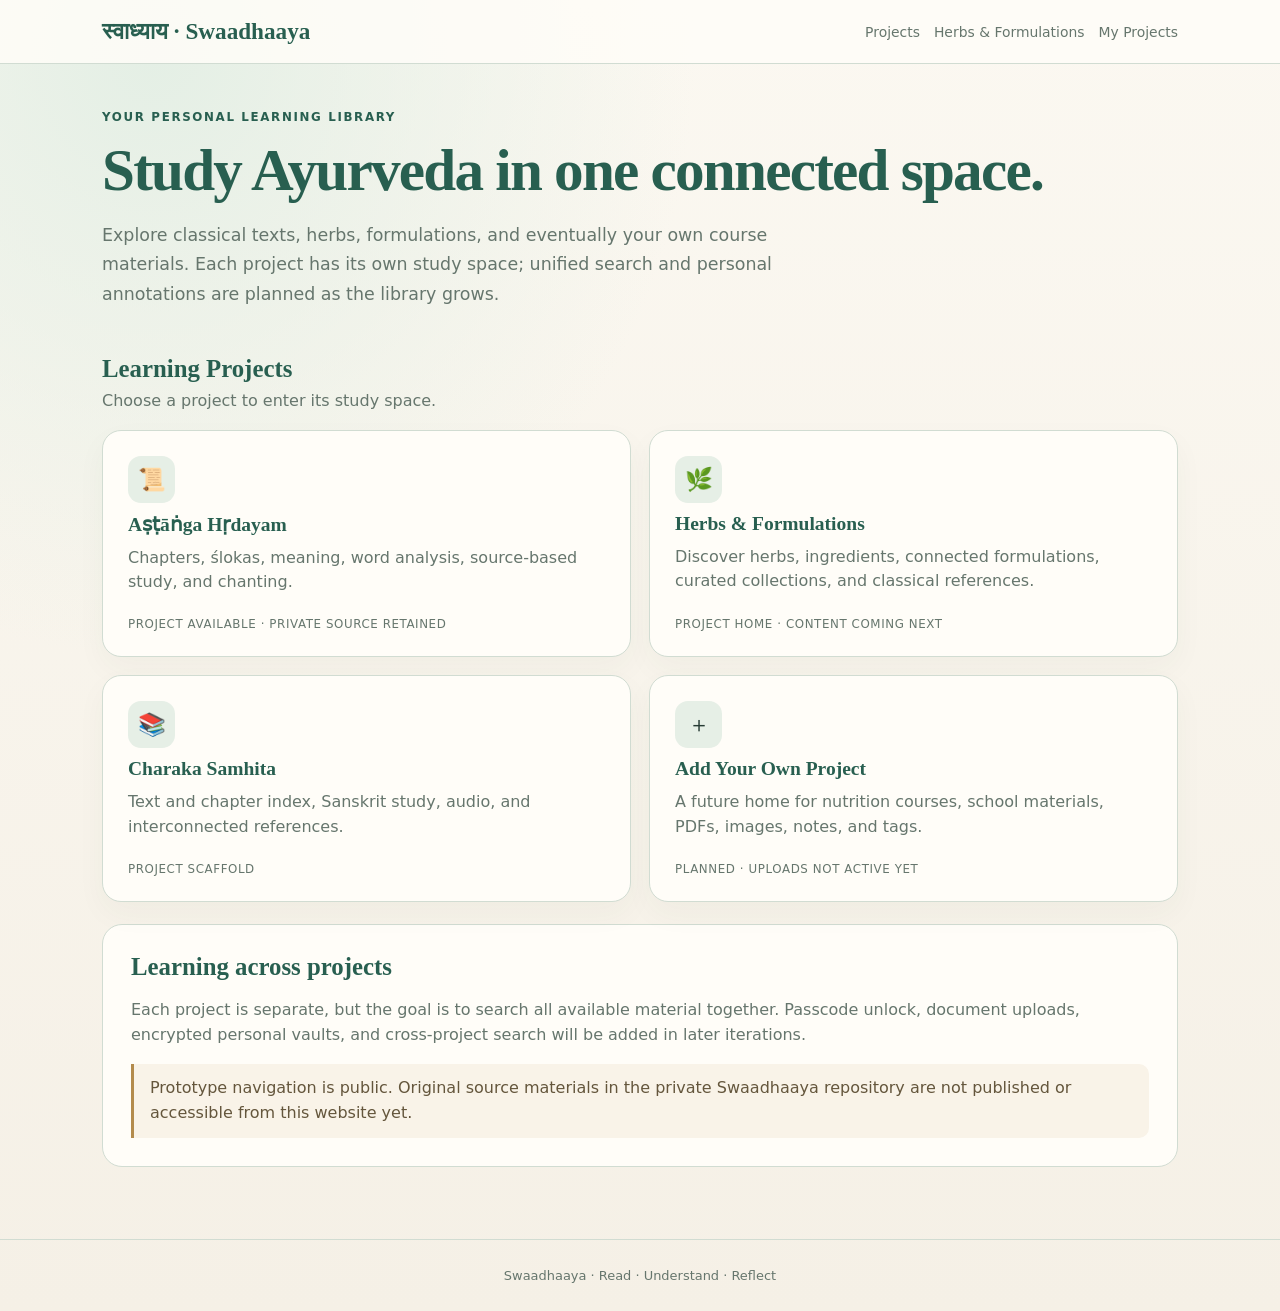
<file: index.html>
<!doctype html><html lang="en"><head><meta charset="utf-8"><meta name="viewport" content="width=device-width,initial-scale=1"><meta name="description" content="Swaadhaaya — a personal Ayurvedic learning system"><title>Swaadhaaya · Ayurveda Learning Library</title><link rel="stylesheet" href="assets/site.css"></head><body><header><div class="top"><a class="brand" href="index.html">स्वाध्याय · Swaadhaaya</a><nav class="nav"><a href="#projects">Projects</a><a href="projects/herbs-formulations/">Herbs & Formulations</a><a href="projects/personal-courses/">My Projects</a></nav></div></header><main class="wrap"><span class="eyebrow">Your personal learning library</span><h1>Study Ayurveda in one connected space.</h1><p class="lead">Explore classical texts, herbs, formulations, and eventually your own course materials. Each project has its own study space; unified search and personal annotations are planned as the library grows.</p><section id="projects"><div class="section-head"><h2>Learning Projects</h2><p>Choose a project to enter its study space.</p></div><div class="cards"><a class="card" href="projects/ashtanga-hridayam/"><div class="symbol">📜</div><h3>Aṣṭāṅga Hṛdayam</h3><p>Chapters, ślokas, meaning, word analysis, source-based study, and chanting.</p><span class="status">Project available · private source retained</span></a><a class="card" href="projects/herbs-formulations/"><div class="symbol">🌿</div><h3>Herbs & Formulations</h3><p>Discover herbs, ingredients, connected formulations, curated collections, and classical references.</p><span class="status">Project home · content coming next</span></a><a class="card" href="projects/charaka-samhita/"><div class="symbol">📚</div><h3>Charaka Samhita</h3><p>Text and chapter index, Sanskrit study, audio, and interconnected references.</p><span class="status">Project scaffold</span></a><a class="card" href="projects/personal-courses/"><div class="symbol">＋</div><h3>Add Your Own Project</h3><p>A future home for nutrition courses, school materials, PDFs, images, notes, and tags.</p><span class="status">Planned · uploads not active yet</span></a></div></section><section class="pane"><h2>Learning across projects</h2><p class="muted">Each project is separate, but the goal is to search all available material together. Passcode unlock, document uploads, encrypted personal vaults, and cross-project search will be added in later iterations.</p><div class="notice">Prototype navigation is public. Original source materials in the private Swaadhaaya repository are not published or accessible from this website yet.</div></section></main><footer class="footer">Swaadhaaya · Read · Understand · Reflect</footer></body></html>
</file>
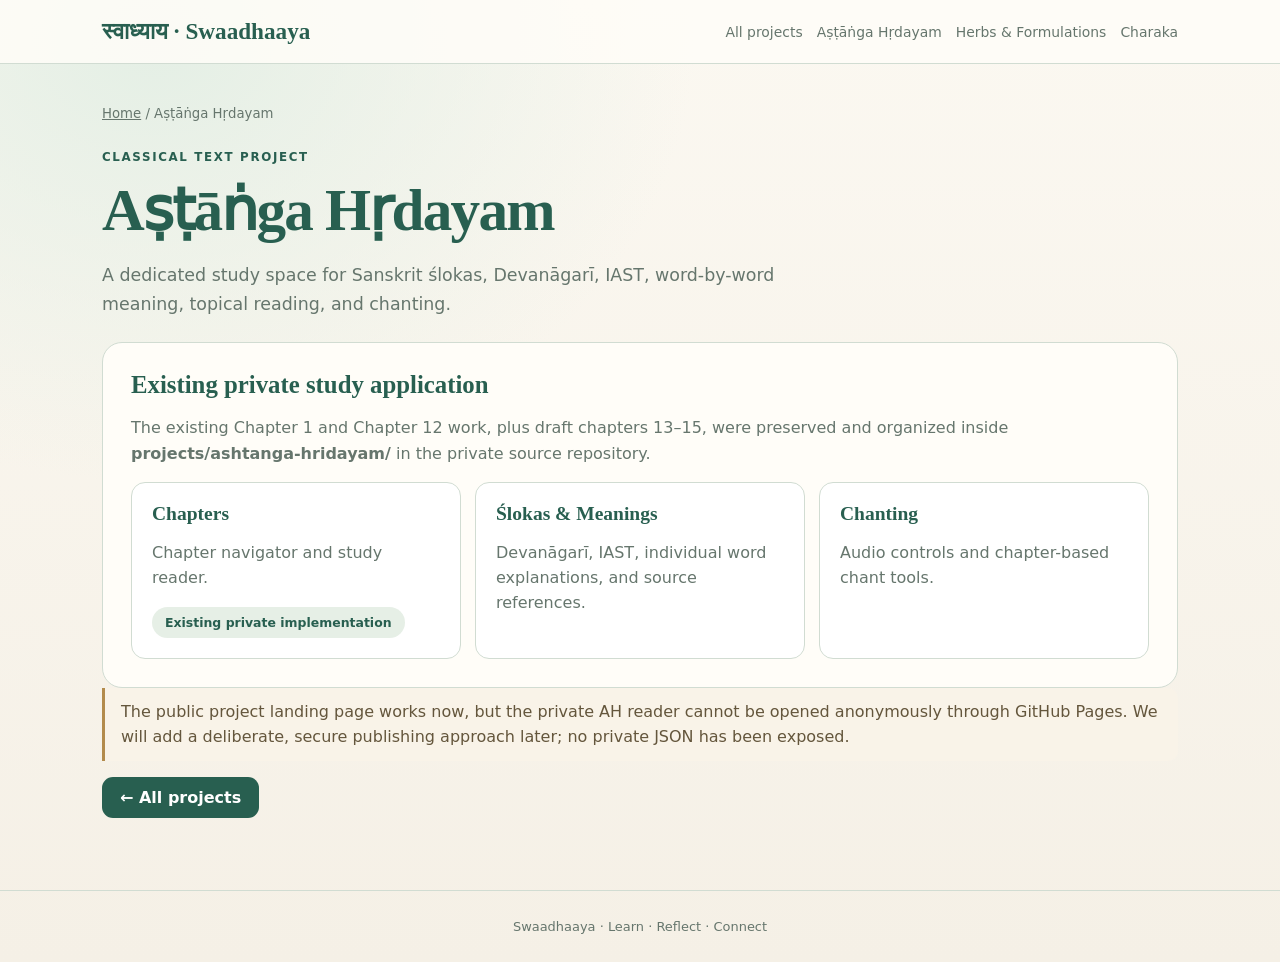
<file: projects/ashtanga-hridayam/index.html>
<!doctype html><html lang="en"><head><meta charset="utf-8"><meta name="viewport" content="width=device-width,initial-scale=1"><meta name="description" content="Swaadhaaya — Ayurveda personal learning system"><title>Aṣṭāṅga Hṛdayam · Swaadhaaya</title><link rel="stylesheet" href="../../assets/site.css"></head><body><header><div class="top"><a class="brand" href="../../index.html">स्वाध्याय · Swaadhaaya</a><nav class="nav"><a href="../../index.html">All projects</a><a href="../ashtanga-hridayam/">Aṣṭāṅga Hṛdayam</a><a href="../herbs-formulations/">Herbs & Formulations</a><a href="../charaka-samhita/">Charaka</a></nav></div></header><main class="wrap"><div class="breadcrumb"><a href="../../index.html">Home</a> / Aṣṭāṅga Hṛdayam</div><span class="eyebrow">Classical Text Project</span><h1>Aṣṭāṅga Hṛdayam</h1><p class="lead">A dedicated study space for Sanskrit ślokas, Devanāgarī, IAST, word-by-word meaning, topical reading, and chanting.</p><div class="pane"><h2>Existing private study application</h2><p class="muted">The existing Chapter 1 and Chapter 12 work, plus draft chapters 13–15, were preserved and organized inside <strong>projects/ashtanga-hridayam/</strong> in the private source repository.</p><div class="grid"><div class="tile"><h3>Chapters</h3><p>Chapter navigator and study reader.</p><span class="pill">Existing private implementation</span></div><div class="tile"><h3>Ślokas & Meanings</h3><p>Devanāgarī, IAST, individual word explanations, and source references.</p></div><div class="tile"><h3>Chanting</h3><p>Audio controls and chapter-based chant tools.</p></div></div></div><div class="notice">The public project landing page works now, but the private AH reader cannot be opened anonymously through GitHub Pages. We will add a deliberate, secure publishing approach later; no private JSON has been exposed.</div><a class="button" href="../../index.html">← All projects</a></main><footer class="footer">Swaadhaaya · Learn · Reflect · Connect</footer></body></html>
</file>
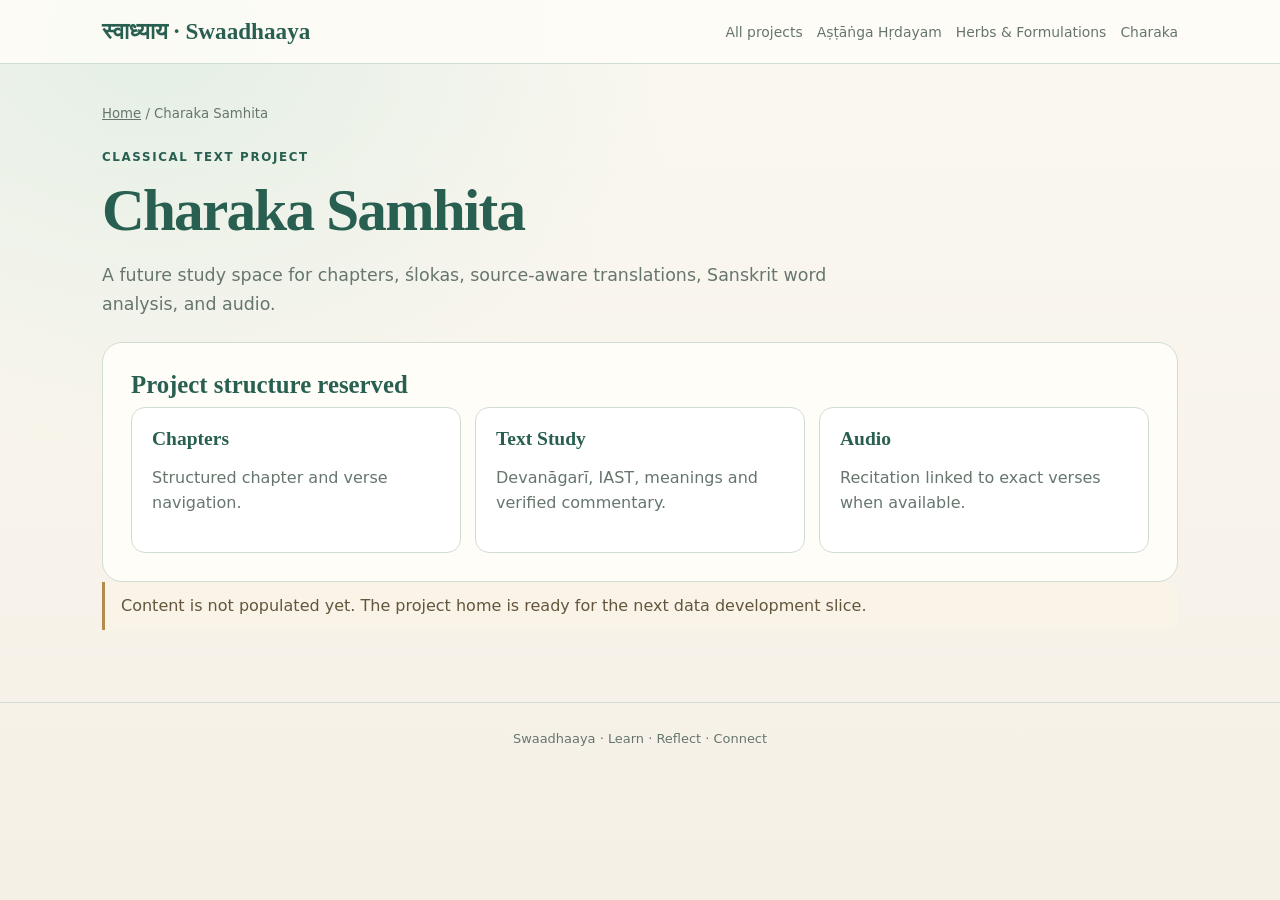
<file: projects/charaka-samhita/index.html>
<!doctype html><html lang="en"><head><meta charset="utf-8"><meta name="viewport" content="width=device-width,initial-scale=1"><meta name="description" content="Swaadhaaya — Ayurveda personal learning system"><title>Charaka Samhita · Swaadhaaya</title><link rel="stylesheet" href="../../assets/site.css"></head><body><header><div class="top"><a class="brand" href="../../index.html">स्वाध्याय · Swaadhaaya</a><nav class="nav"><a href="../../index.html">All projects</a><a href="../ashtanga-hridayam/">Aṣṭāṅga Hṛdayam</a><a href="../herbs-formulations/">Herbs & Formulations</a><a href="../charaka-samhita/">Charaka</a></nav></div></header><main class="wrap"><div class="breadcrumb"><a href="../../index.html">Home</a> / Charaka Samhita</div><span class="eyebrow">Classical Text Project</span><h1>Charaka Samhita</h1><p class="lead">A future study space for chapters, ślokas, source-aware translations, Sanskrit word analysis, and audio.</p><div class="pane"><h2>Project structure reserved</h2><div class="grid"><div class="tile"><h3>Chapters</h3><p>Structured chapter and verse navigation.</p></div><div class="tile"><h3>Text Study</h3><p>Devanāgarī, IAST, meanings and verified commentary.</p></div><div class="tile"><h3>Audio</h3><p>Recitation linked to exact verses when available.</p></div></div></div><div class="notice">Content is not populated yet. The project home is ready for the next data development slice.</div></main><footer class="footer">Swaadhaaya · Learn · Reflect · Connect</footer></body></html>
</file>
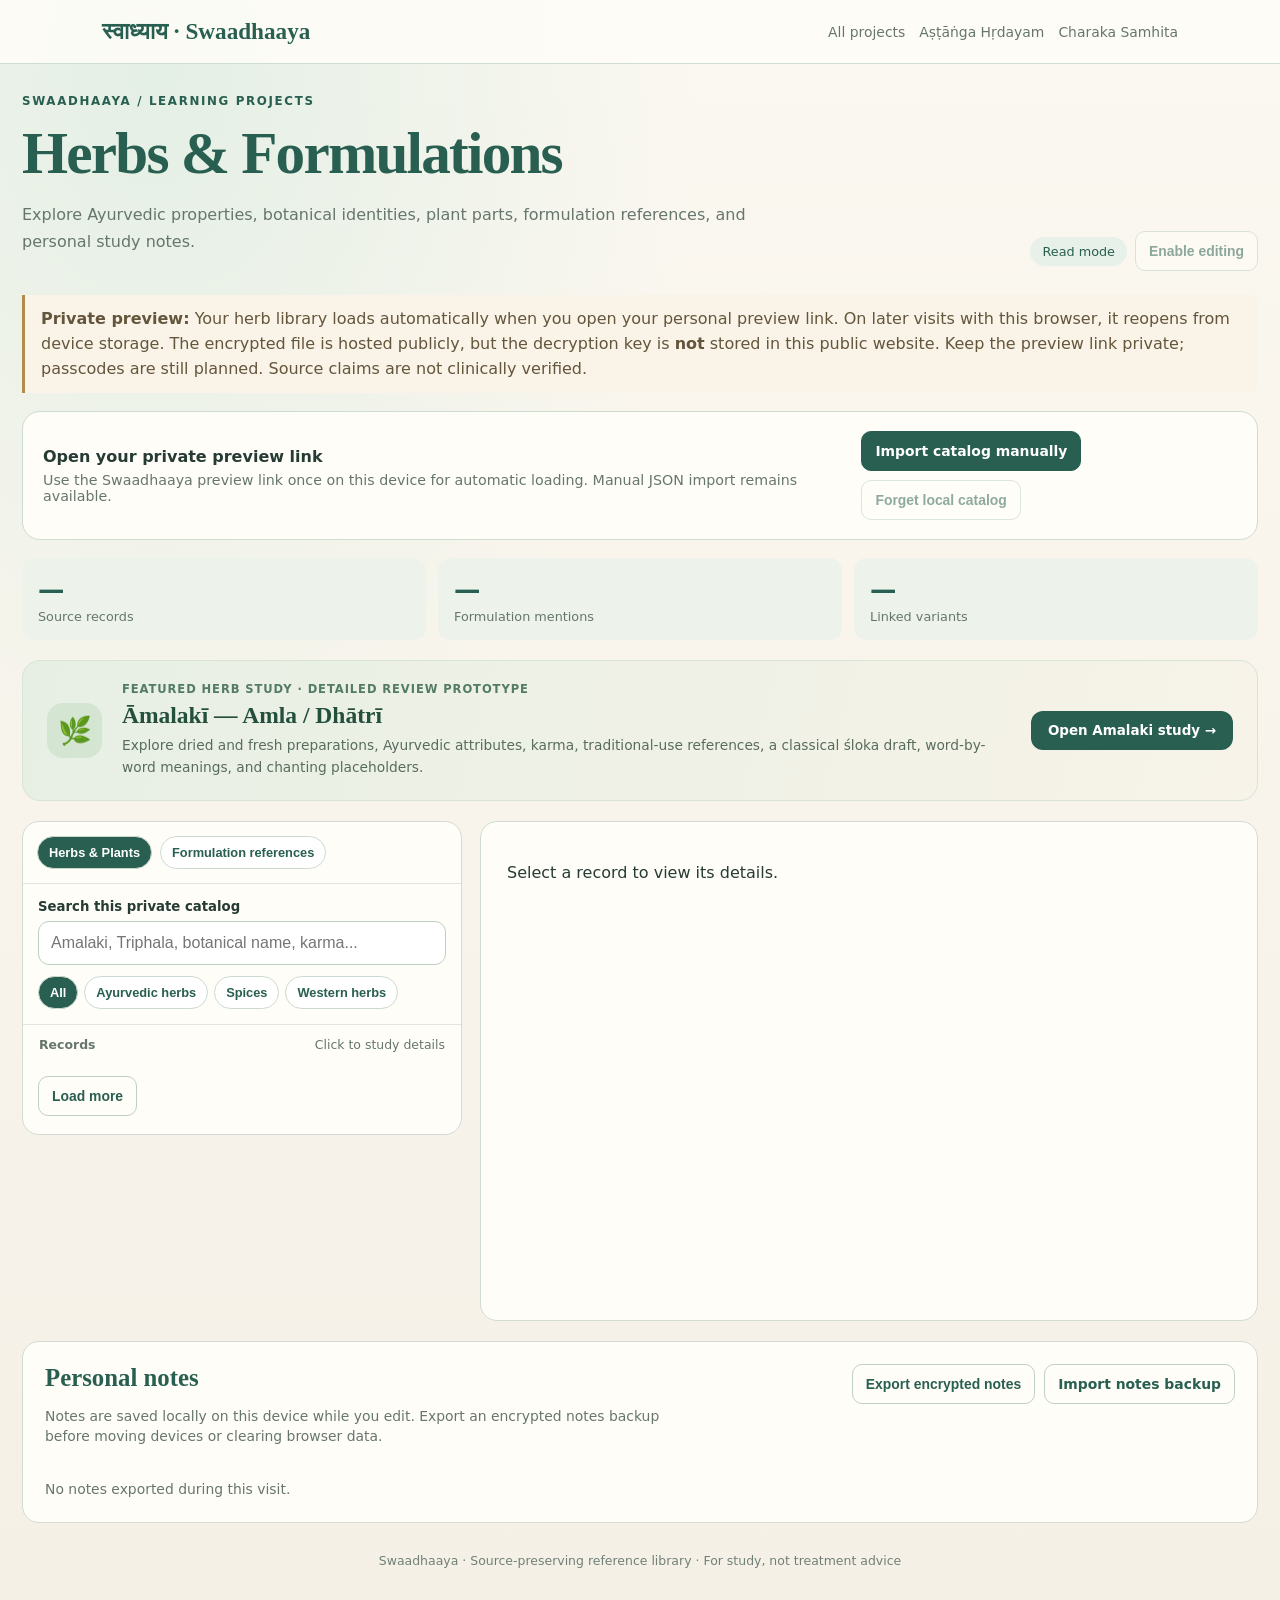
<file: projects/herbs-formulations/index.html>
<!doctype html>
<html lang="en"><head><meta charset="utf-8"><meta name="viewport" content="width=device-width,initial-scale=1">
<meta name="description" content="Swaadhaaya — browse your personal Ayurvedic herb and formulation reference catalog">
<title>Herbs & Formulations · Swaadhaaya</title>
<link rel="stylesheet" href="../../assets/site.css"><link rel="stylesheet" href="herbs.css"></head>
<body>
<header><div class="top"><a class="brand" href="../../index.html">स्वाध्याय · Swaadhaaya</a>
<nav class="nav"><a href="../../index.html">All projects</a><a href="../ashtanga-hridayam/">Aṣṭāṅga Hṛdayam</a><a href="../charaka-samhita/">Charaka Samhita</a></nav></div></header>
<main class="herbs-layout">
<div class="intro"><div><div class="eyebrow">Swaadhaaya / Learning Projects</div><h1>Herbs & Formulations</h1>
<p>Explore Ayurvedic properties, botanical identities, plant parts, formulation references, and personal study notes.</p></div>
<div class="toolbar"><span class="mode-badge" id="modeLabel">Read mode</span><button class="action alt" id="modeButton" type="button" disabled>Enable editing</button></div></div>
<div class="notice info-note"><strong>Private preview:</strong> Your herb library loads automatically when you open your personal preview link. On later visits with this browser, it reopens from device storage. The encrypted file is hosted publicly, but the decryption key is <strong>not</strong> stored in this public website. Keep the preview link private; passcodes are still planned. Source claims are not clinically verified.</div>
<section class="catalog-import"><div><strong id="catalogStatus">Loading herb catalog…</strong><p id="catalogSub">Your private preview link unlocks and loads all 510 herb records. File import remains a fallback.</p></div><div class="import-actions"><label class="action import-label" for="catalogFile">Import catalog manually</label><input type="file" id="catalogFile" accept=".json,application/json" hidden><button id="forgetCatalog" class="action alt" type="button" disabled>Forget local catalog</button></div></section>
<div class="stats" id="stats" hidden><div><strong id="countAll">—</strong><span>Source records</span></div><div><strong id="countFormula">—</strong><span>Formulation mentions</span></div><div><strong id="countVariants">—</strong><span>Linked variants</span></div></div>
<section class="amalaki-featured"><div class="spotlight-symbol" aria-hidden="true">🌿</div><div><div class="spotlight-label">Featured herb study · Detailed review prototype</div><h2>Āmalakī — Amla / Dhātrī</h2><p>Explore dried and fresh preparations, Ayurvedic attributes, karma, traditional-use references, a classical śloka draft, word-by-word meanings, and chanting placeholders.</p></div><a id="amalakiOpen" href="amalaki.html" class="spotlight-link">Open Amalaki study →</a></section>
<section id="browser" class="workspace" hidden>
<div class="browser-left">
<div class="tabs" role="tablist" aria-label="Browse collections"><button type="button" class="selected" data-tab="herbs">Herbs & Plants</button><button type="button" data-tab="formulations">Formulation references</button></div>
<div class="filter-box"><label for="searchTerm">Search this private catalog</label><input id="searchTerm" type="search" placeholder="Amalaki, Triphala, botanical name, karma..." autocomplete="off">
<div id="kindFilters" class="kind-filters"><button class="selected" type="button" data-kind="all">All</button><button type="button" data-kind="ayurvedic_herb">Ayurvedic herbs</button><button type="button" data-kind="spice">Spices</button><button type="button" data-kind="western">Western herbs</button></div></div>
<div class="result-label"><strong id="resultCount">Records</strong><span>Click to study details</span></div>
<div id="itemList" class="item-list"></div><button id="moreButton" class="action alt more" type="button" hidden>Load more</button>
</div><div class="browser-right"><div id="detailPanel" class="detail-panel"><p>Select a record to view its details.</p></div></div>
</section>
<section class="backup-panel"><div><h2>Personal notes</h2><p>Notes are saved locally on this device while you edit. Export an encrypted notes backup before moving devices or clearing browser data.</p></div>
<div class="backup-actions"><button id="exportNotes" type="button" class="action alt">Export encrypted notes</button><label class="action alt import-label" for="importNotes">Import notes backup</label><input type="file" id="importNotes" accept=".json,application/json" hidden></div>
<p class="backup-status" id="backupStatus" aria-live="polite">No notes exported during this visit.</p></section>
<footer class="page-footer">Swaadhaaya · Source-preserving reference library · For study, not treatment advice</footer>
</main><script src="herbs.js" defer></script></body></html>
</file>
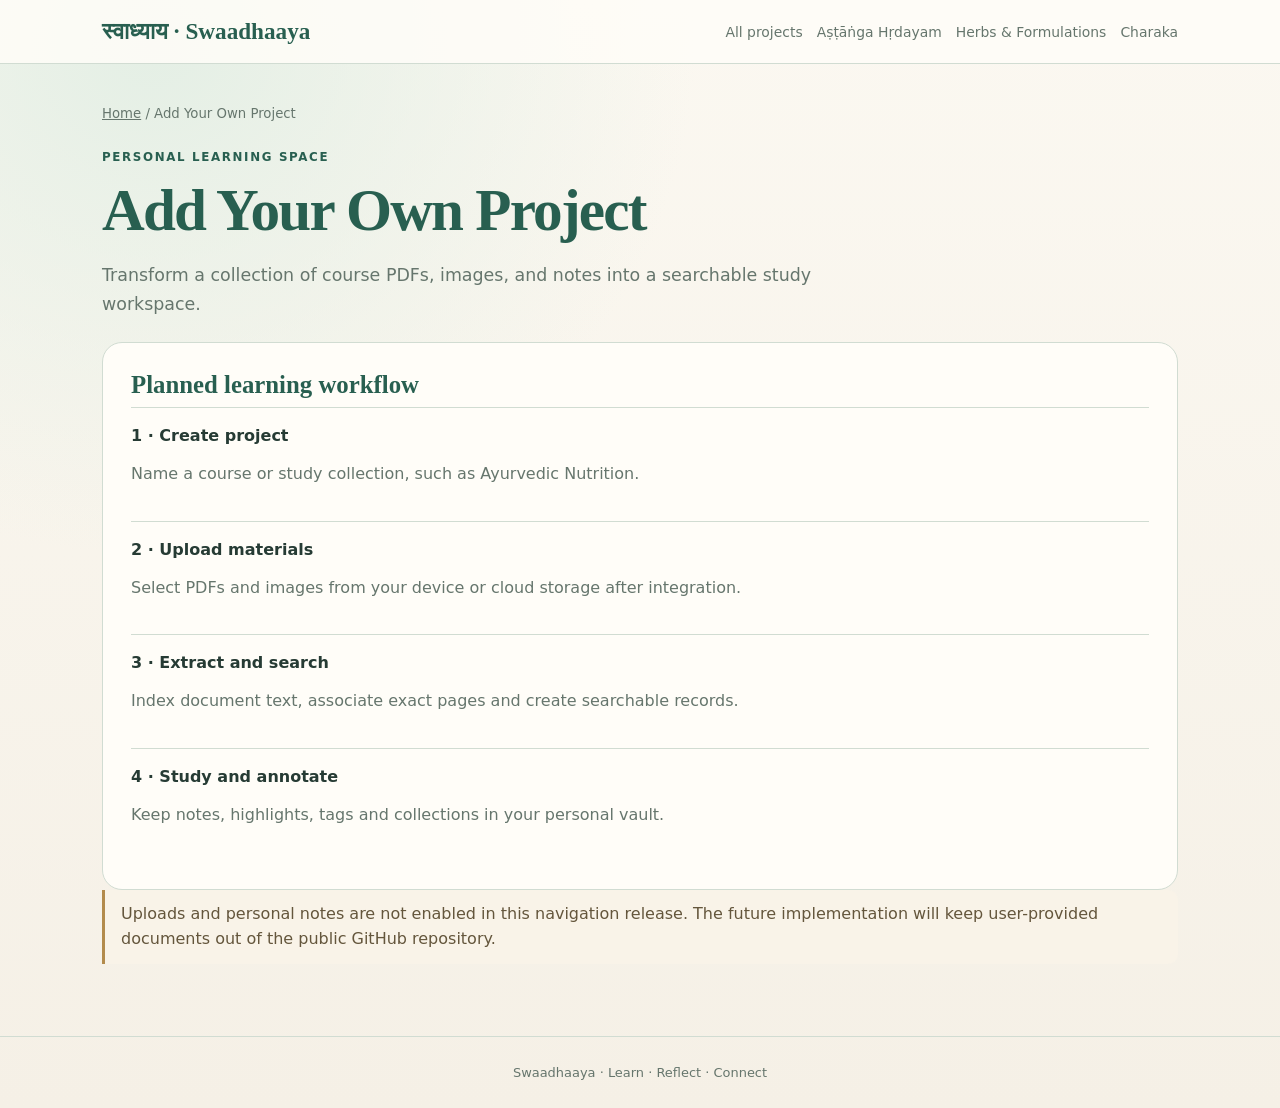
<file: projects/personal-courses/index.html>
<!doctype html><html lang="en"><head><meta charset="utf-8"><meta name="viewport" content="width=device-width,initial-scale=1"><meta name="description" content="Swaadhaaya — Ayurveda personal learning system"><title>My Projects · Swaadhaaya</title><link rel="stylesheet" href="../../assets/site.css"></head><body><header><div class="top"><a class="brand" href="../../index.html">स्वाध्याय · Swaadhaaya</a><nav class="nav"><a href="../../index.html">All projects</a><a href="../ashtanga-hridayam/">Aṣṭāṅga Hṛdayam</a><a href="../herbs-formulations/">Herbs & Formulations</a><a href="../charaka-samhita/">Charaka</a></nav></div></header><main class="wrap"><div class="breadcrumb"><a href="../../index.html">Home</a> / Add Your Own Project</div><span class="eyebrow">Personal Learning Space</span><h1>Add Your Own Project</h1><p class="lead">Transform a collection of course PDFs, images, and notes into a searchable study workspace.</p><div class="pane"><h2>Planned learning workflow</h2><div class="step"><strong>1 · Create project</strong><p class="muted">Name a course or study collection, such as Ayurvedic Nutrition.</p></div><div class="step"><strong>2 · Upload materials</strong><p class="muted">Select PDFs and images from your device or cloud storage after integration.</p></div><div class="step"><strong>3 · Extract and search</strong><p class="muted">Index document text, associate exact pages and create searchable records.</p></div><div class="step"><strong>4 · Study and annotate</strong><p class="muted">Keep notes, highlights, tags and collections in your personal vault.</p></div></div><div class="notice">Uploads and personal notes are not enabled in this navigation release. The future implementation will keep user-provided documents out of the public GitHub repository.</div></main><footer class="footer">Swaadhaaya · Learn · Reflect · Connect</footer></body></html>
</file>
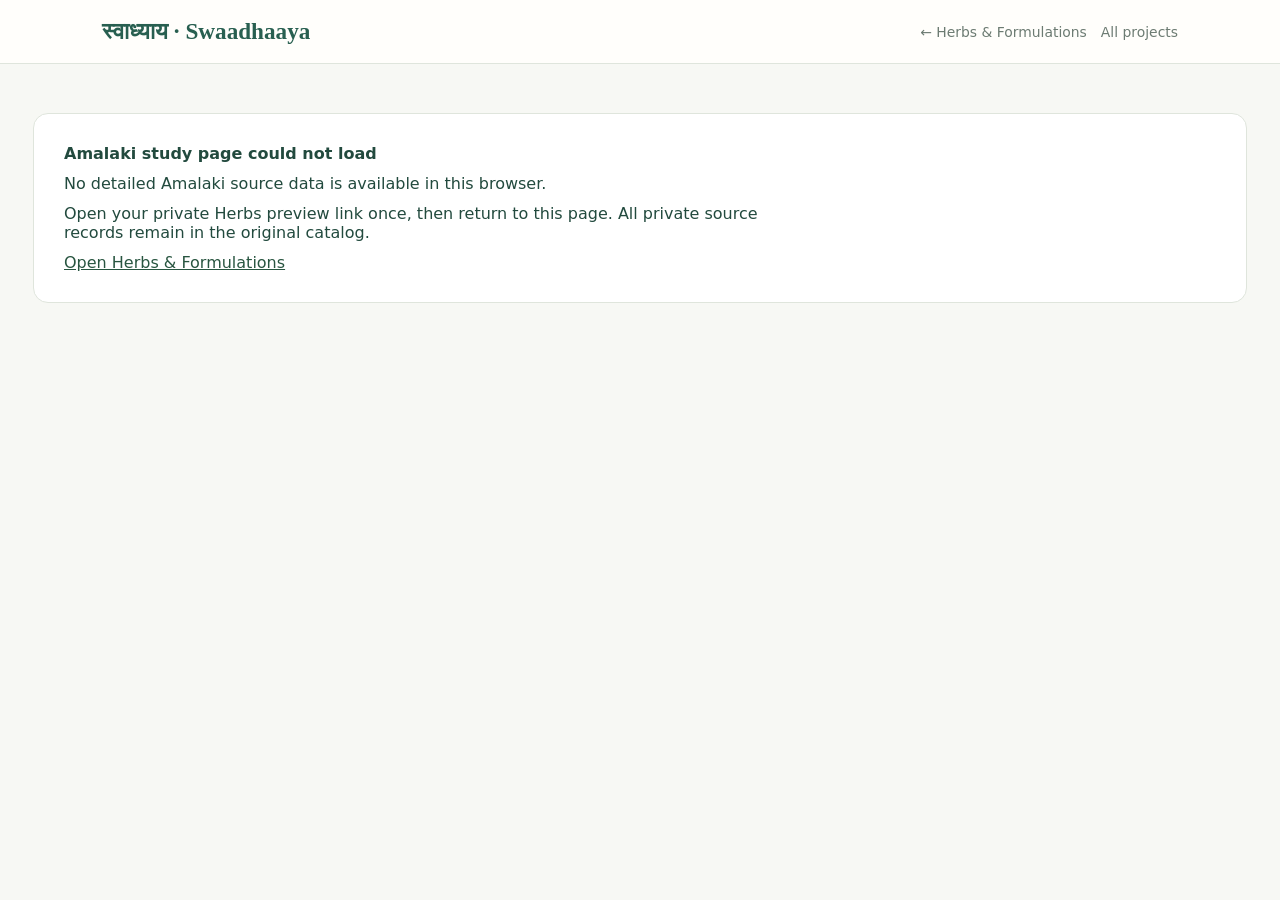
<file: projects/herbs-formulations/amalaki.html>
<!doctype html>
<html lang="en">
<head>
  <meta charset="utf-8">
  <meta name="viewport" content="width=device-width, initial-scale=1">
  <meta name="description" content="Swaadhaaya study workspace for Amalaki: plant identity, Ayurvedic properties, karma, therapeutic-use source notes, classical passages and study notes.">
  <meta name="color-scheme" content="light">
  <title>Amalaki — Herb Study · Swaadhaaya</title>
  <link rel="stylesheet" href="../../assets/site.css">
  <link rel="stylesheet" href="amalaki.css">
  <script src="amalaki.js" defer></script>
</head>
<body>
<header class="site-topbar">
  <div class="top">
    <a class="brand" href="../../index.html">स्वाध्याय · Swaadhaaya</a>
    <nav class="nav" aria-label="Main navigation">
      <a id="backToCatalog" href="index.html">← Herbs &amp; Formulations</a>
      <a href="../../index.html">All projects</a>
    </nav>
  </div>
</header>
<main class="amalaki-shell">
  <div id="pageStatus" class="loading-panel" role="status" aria-live="polite">Opening Amalaki study record…</div>
  <div id="pageContent" hidden>
    <div class="breadcrumbs"><a id="crumbToCatalog" href="index.html">Herbs &amp; Formulations</a><span>›</span><strong>Amalaki</strong><span class="crumb-suffix">/ Herb study record</span></div>
    <section class="hero-study" aria-label="Amalaki introduction">
      <div class="hero-copy">
        <div class="hero-kicker">DRAVYAGUṆA · SOURCE-LED STUDY RECORD</div>
        <h1>Āmalakī <span class="dev-name" lang="sa-Deva">आमलकी</span></h1>
        <p class="hero-alias">Indian gooseberry <span aria-hidden="true">·</span> Amla <span aria-hidden="true">·</span> Dhātrī</p>
        <p id="heroBotanical" class="hero-botanical">Emblica officinalis Gaertn. <span>— name in source workbook</span></p>
        <p class="hero-summary">The essential properties at a glance; classical Sanskrit and the workbook evidence one tap away. Separate the fresh fruit from the dried medicinal preparation, and distinguish a recorded claim from a researched textual reference.</p>
        <div class="hero-pills"><span class="hero-pill">510-herb library</span><span class="hero-pill soft">Three Sanskrit study passages</span></div>
        <div class="hero-links"><a href="#actions" class="hero-action">Explore properties ↓</a><a href="#classical" class="hero-secondary">Read the śloka ↗</a></div>
      </div>
      <div class="hero-media">
        <div class="photo-frame" id="photoFrame"><div class="photo-placeholder">Botanical photo candidate pending</div></div>
        <div class="photo-caption" id="photoCredit">Photograph and license information will appear here.</div>
      </div>
    </section>
    <section class="study-snapshot" aria-label="High priority herb properties">
  <div class="snapshot-head"><div><div class="section-label">THE STUDY SNAPSHOT</div><h2>Know this herb in 20 seconds</h2></div><span class="snapshot-source">Source: herb workbook · review ongoing</span></div>
  <div class="snapshot-grid">
    <div class="snapshot-flag yes"><div class="flag-label">AGNI DĪPANA</div><strong>✓ Yes</strong><small>Explicit in workbook</small></div>
    <div class="snapshot-flag unknown"><div class="flag-label">ĀMAPĀCANA</div><strong>— Not documented</strong><small>Not the same as “No”</small></div>
    <div class="snapshot-doshas"><div class="flag-label">TRIDOṢA EFFECT · WORKBOOK</div><div class="dosha-pills"><div><span>Vāta</span><b>↓</b><small>reduces</small></div><div><span>Pitta</span><b>↓</b><small>reduces</small></div><div><span>Kapha</span><b>↓</b><small>reduces</small></div></div></div>
  </div>
  <div class="snapshot-bottom"><div class="snapshot-insight"><b>Primary karma</b><div id="snapshotKarma" class="snap-tags"></div></div><div class="snapshot-insight"><b>Dhātu associations</b><div id="snapshotDhatu" class="snap-tags"></div><small>Source mentions; no complete dhātu-by-dhātu actions assigned</small></div></div>
</section>
<div class="record-banner"><div><span class="dot"></span><strong>Workbook record:</strong> Select the preparation you are studying</div><span id="variantMeta" class="source-line"></span></div>
    <div class="variant-switch" role="group" aria-label="Amalaki preparation"><button type="button" class="variant-button active" data-variant="herb-0010-amalaki-dried">Dried mature fruit / pericarp</button><button type="button" class="variant-button" data-variant="herb-0011-amalaki-fresh-fruit">Fresh fruit</button></div>
    <nav class="on-page-nav" aria-label="Jump to study section"><a href="#overview">01 · Properties</a><a href="#actions">02 · Karma &amp; uses</a><a href="#sourceAtlas">03 · Root texts</a><a href="#classical">04 · Ślokas</a><a href="#formulations">05 · Formulations</a><a href="#notes">06 · My notes</a></nav>
    <div class="body-grid">
      <div class="primary-column">
        <section id="overview" class="section-card study-section">
          <div class="section-label">01 / IDENTIFICATION &amp; PROPERTIES</div>
          <div class="section-heading"><h2>At a glance</h2><span class="content-badge">Workbook · source row</span></div>
          <p class="section-deck">Traditional Ayurvedic attributes recorded for this specific plant preparation.</p>
          <div id="rasaCards" class="attribute-grid"></div>
          <div class="overview-line"><div><span class="small-label">Doṣa and dīpana</span><p id="doshaText" class="preline"></p></div><div><span class="small-label">Part / preparation</span><p id="partText"></p></div></div>
          <details class="compact-disclosure"><summary>Botanical identification, description and constituents <span class="disclosure-plus"></span></summary><div id="identityDetails" class="disclosure-body"></div></details>
        </section>
        <section id="actions" class="section-card study-section">
          <div class="section-label">02 / IMPORTANT FOR LEARNING</div>
          <div class="section-heading"><h2>Karma &amp; therapeutic uses</h2><span class="content-badge warm">Traditional claims</span></div>
          <p class="section-deck">Read the action terms and disease/condition references separately. These are transcribed from your workbook; they have not been clinically verified.</p>
          <div class="actions-grid">
            <div class="action-block"><div class="action-eyebrow">KARMA · ACTIONS</div><div id="karmaTags" class="term-chips"></div><details class="compact-disclosure embedded"><summary>Full workbook karma text <span class="disclosure-plus"></span></summary><div id="karmaOriginal" class="disclosure-body preline"></div></details></div>
            <div class="action-block condition"><div class="action-eyebrow">THERAPEUTIC USES · SOURCE TERMS</div><div id="therapyTags" class="term-chips"></div><details class="compact-disclosure embedded"><summary>Exact terminology in workbook <span class="disclosure-plus"></span></summary><div id="therapyOriginal" class="disclosure-body preline"></div></details></div>
          </div>
          <div class="subsection-head"><h3>Explore by body system</h3><span>Expandable source notes</span></div>
          <div id="categoryAccordion" class="category-accordion"></div>
        </section>
        <section id="sourceAtlas" class="section-card study-section source-atlas">
          <div class="section-label">03 / CLASSICAL SOURCE MAP</div>
          <div class="section-heading"><h2>Where does Amalaki appear?</h2><span class="content-badge amber">Ongoing bibliography</span></div>
          <p class="section-deck">There is more than one source. The cards distinguish text we can read from bibliographic leads still waiting for verse checking. A passage in a recipe or herb-group is not automatically a statement about the single herb.</p>
          <div class="atlas-toolbar"><div class="source-tabs" role="group" aria-label="Filter classical source groups"><button type="button" class="active" data-source-filter="all" aria-pressed="true">All sources</button><button type="button" data-source-filter="samhita" aria-pressed="false">Saṃhitās</button><button type="button" data-source-filter="nighantu" aria-pressed="false">Nighaṇṭus</button></div><span id="sourceCount" class="source-count"></span></div>
          <div id="sourceGrid" class="source-grid" aria-live="polite"><p>Loading verified locations…</p></div>
          <details class="compact-disclosure"><summary>How sources are verified, and why numbering can differ <span class="disclosure-plus"></span></summary><div class="disclosure-body"><p>A source location is not the same as a fully transcribed śloka. We record the work, section, source edition, explicit reference, passage scope, and review status. For Bhāvaprakāśa, the SanskritDocuments electronic text numbers the Amalaki passage 38–40, while a NIIMH-derived index maps it to 36–38. We must preserve edition-specific IDs.</p></div></details>
        </section>
        <section id="classical" class="section-card study-section">
          <div class="section-label">04 / ŚLOKA STUDY</div>
          <div class="section-heading"><h2>Read, understand &amp; chant</h2><span class="content-badge amber">3 textual witnesses · glossary draft</span></div>
          <p class="section-deck">Select a verse. Read Devanāgarī and IAST first; expand its lexical breakdown only when you need it. Chant recordings remain placeholders until a reviewed source reading is available.</p><div id="verseSelector" class="verse-selector" role="group" aria-label="Select classical verse"></div>
          <div id="verseContent" class="verse-content"></div>
        </section>
        <section id="formulations" class="section-card study-section">
          <div class="section-label">05 / CONNECTED KNOWLEDGE</div>
          <div class="section-heading"><h2>Formulations that mention Amalaki</h2><span class="content-badge">Source references</span></div>
          <p class="section-deck">These are formulation names listed in the selected workbook record. Ingredient quantities and recipe membership need separate source verification.</p>
          <div id="formulaList" class="formula-list"></div>
        </section>
        <section id="notes" class="section-card study-section">
          <div class="section-label">06 / PERSONAL LEARNING</div>
          <div class="section-heading"><h2>My study notes</h2><span class="content-badge" id="noteMode">Read mode</span></div>
          <p class="section-deck">Private notes for this preparation are saved locally in this browser, separate from the shared reference data.</p>
          <div class="note-toolbar"><button type="button" id="toggleEdit" class="study-button primary">Enable Edit Mode</button><span id="noteSaveStatus" class="note-save-status" aria-live="polite">Ready to read</span></div>
          <textarea id="notesText" rows="6" disabled placeholder="Write observations, Sanskrit vocabulary, questions for your teacher, and personal source references…"></textarea>
          <p class="small-note">Back up your notes from the <a id="backupLink" href="index.html">main Herbs &amp; Formulations page</a>. Browser storage can be cleared.</p>
        </section>
      </div>
      <aside class="secondary-column" aria-label="Reference sidebar">
        <section class="aside-card"><div class="section-label">BOTANY &amp; PROVENANCE</div><h3>Plant identity</h3><dl class="metadata-list"><dt>Accepted species · Kew POWO</dt><dd><a href="https://powo.science.kew.org/taxon/353838-1" target="_blank" rel="noopener noreferrer">Phyllanthus emblica L. ↗</a></dd><dt>Botanical name (Excel)</dt><dd id="asideBotanical"></dd><dt>Workbook row</dt><dd id="asideWorkbook"></dd><dt>Plant preparation</dt><dd id="asidePart"></dd><dt>Constituents (as given)</dt><dd id="asideConstituents"></dd></dl></section>
        <section class="aside-card"><div class="section-label">ORIGINAL SOURCES &amp; LINKS</div><h3>Source materials</h3><div id="sourceLinks" class="source-links"></div><p class="small-note">Notion links are reference pointers, not imported text. Classical source cards show independent verification status.</p></section>
        <section class="aside-card subtle"><div class="section-label">FUTURE MEDIA</div><h3>Images &amp; chanting</h3><p>Botanical photograph candidate with licensing attached. More views will distinguish the fruit on the tree from dried medicinal material. Chanting will attach to a specific verse ID.</p><p class="small-note">Current Amalaki photograph is a candidate. No chant recording is available yet.</p></section>
      </aside>
    </div>
    <footer class="study-footer">Swaadhaaya · Study reference only · Traditional uses in the workbook are not clinical recommendations</footer>
  </div>
</main>
</body>
</html>
</file>
<file: assets/site.css>
:root{--paper:#f5f0e6;--white:#fffdf8;--ink:#263b34;--muted:#66766d;--green:#285f50;--sage:#e6efe6;--line:#d1dcd2;--gold:#b38b4c}*{box-sizing:border-box}html{scroll-behavior:smooth}body{margin:0;color:var(--ink);background:radial-gradient(ellipse at 12% 4%,#e4efe5 0,transparent 34%),linear-gradient(180deg,#fbf8f1,var(--paper));font-family:system-ui,-apple-system,"Segoe UI",sans-serif;min-height:100vh}a{color:inherit}header{border-bottom:1px solid var(--line);background:rgba(255,253,248,.85)}.top{max-width:1120px;margin:auto;display:flex;align-items:center;justify-content:space-between;padding:18px 22px;gap:12px}.brand{text-decoration:none;font-family:Georgia,serif;color:var(--green);font-size:1.45rem;font-weight:700}.nav{display:flex;flex-wrap:wrap;gap:14px;font-size:.87rem;color:var(--muted)}.nav a{text-decoration:none}.nav a:hover{text-decoration:underline}.wrap{max-width:1120px;margin:auto;padding:42px 22px 72px}.eyebrow{font-size:.74rem;text-transform:uppercase;letter-spacing:.14em;color:var(--green);font-weight:750}h1,h2,h3{font-family:Georgia,"Times New Roman",serif;color:var(--green)}h1{font-size:clamp(2.25rem,5vw,3.7rem);line-height:1.12;letter-spacing:-.03em;margin:12px 0}h2{font-size:1.55rem;margin:0 0 8px}h3{font-size:1.22rem;margin:0 0 8px}.lead{font-size:1.09rem;color:var(--muted);line-height:1.7;max-width:740px}.section-head{margin:45px 0 20px}.section-head p{color:var(--muted);margin:0}.cards{display:grid;grid-template-columns:repeat(2,minmax(0,1fr));gap:18px}.card{display:flex;flex-direction:column;gap:10px;padding:25px;border:1px solid var(--line);border-radius:19px;background:var(--white);box-shadow:0 12px 30px #294f3a0a;text-decoration:none;min-height:205px;transition:transform .15s,box-shadow .15s}.card:hover{transform:translateY(-3px);box-shadow:0 18px 34px #294f3a16}.card h3{margin:0}.card p{margin:0;color:var(--muted);line-height:1.55}.symbol{display:grid;place-items:center;width:47px;height:47px;background:var(--sage);border-radius:13px;font-size:1.4rem}.status{font-size:.74rem;letter-spacing:.05em;text-transform:uppercase;color:var(--muted);margin-top:auto;padding-top:12px}.pane{background:var(--white);border:1px solid var(--line);border-radius:20px;padding:28px;margin-top:22px}.grid{display:grid;grid-template-columns:repeat(3,minmax(0,1fr));gap:14px}.tile{padding:20px;border:1px solid var(--line);border-radius:14px;background:#fff}.tile p{color:var(--muted);line-height:1.55}.pill{display:inline-block;padding:8px 13px;border-radius:999px;background:var(--sage);color:var(--green);font-size:.78rem;font-weight:650}.button{display:inline-flex;padding:11px 18px;background:var(--green);color:white;border-radius:11px;text-decoration:none;margin-top:16px;font-weight:600}.muted{color:var(--muted);line-height:1.6}.breadcrumb{font-size:.83rem;color:var(--muted);margin-bottom:25px}.breadcrumb a{text-decoration:underline}.notice{border-left:3px solid var(--gold);padding:12px 16px;background:#f9f3e8;color:#64563c;line-height:1.55;border-radius:0 10px 10px 0}.step{border-top:1px solid var(--line);padding:18px 0}.footer{text-align:center;color:var(--muted);font-size:.81rem;padding:28px;border-top:1px solid var(--line)}@media(max-width:700px){.cards,.grid{grid-template-columns:1fr}.wrap{padding-top:28px}.top{align-items:flex-start;flex-direction:column}.pane{padding:20px}}
</file>
<file: projects/herbs-formulations/herbs.css>
.herbs-layout{max-width:1350px;padding:30px 22px 60px;margin:auto}.intro{display:flex;align-items:end;justify-content:space-between;gap:20px}.intro h1{margin:12px 0}.intro p{max-width:760px;color:#66766d;line-height:1.65}.toolbar{display:flex;align-items:center;gap:8px}.mode-badge{font-size:.8rem;color:#285f50;background:#e7f0e9;border-radius:40px;padding:7px 12px;white-space:nowrap}.action{display:inline-flex;align-items:center;justify-content:center;background:#285f50;color:white;border:1px solid #285f50;border-radius:10px;font-size:.87rem;font-weight:650;padding:11px 13px;cursor:pointer;text-decoration:none;white-space:nowrap}.action.alt{background:#fffdf8;color:#285f50;border-color:#bed0c4}.action:disabled{opacity:.52;cursor:not-allowed}.action:focus-visible,button:focus-visible,input:focus-visible,textarea:focus-visible{outline:3px solid #b78b49;outline-offset:3px}.info-note{margin:24px 0 18px}.catalog-import{border:1px solid #cedbd0;border-radius:18px;background:#fffdf8;display:flex;justify-content:space-between;align-items:center;padding:19px 20px;gap:18px}.catalog-import p{color:#66766d;font-size:.89rem;margin:6px 0 0}.import-actions,.backup-actions{display:flex;gap:9px;flex-wrap:wrap}.stats{display:grid;grid-template-columns:repeat(3,minmax(0,1fr));gap:12px;margin-top:18px}.stats>div{background:#edf2ea;padding:16px;border-radius:13px;display:flex;gap:4px;flex-direction:column}.stats strong{font-size:1.65rem;color:#285f50}.stats span{font-size:.8rem;color:#66766d}.workspace{display:grid;grid-template-columns:minmax(330px,440px) minmax(0,1fr);gap:18px;margin-top:20px;align-items:start}.browser-left,.browser-right{border:1px solid #d1dcd2;border-radius:17px;background:#fffdf8;min-width:0;overflow:hidden}.browser-right{min-height:500px}.tabs{display:flex;gap:8px;padding:14px;border-bottom:1px solid #e1e7df}.tabs button,.kind-filters button,.tiny-link{border:1px solid #cdd9cf;background:white;color:#285f50;border-radius:999px;padding:8px 11px;cursor:pointer;font-size:.8rem;font-weight:600}.tabs button.selected,.kind-filters button.selected{background:#285f50;color:white}.filter-box{padding:15px;border-bottom:1px solid #e1e7df}.filter-box label{font-size:.83rem;font-weight:650;display:block;margin-bottom:7px}.filter-box input{width:100%;padding:12px;border:1px solid #bfcec3;border-radius:11px;font-size:1rem}.kind-filters{display:flex;gap:6px;flex-wrap:wrap;margin-top:11px}.result-label{display:flex;justify-content:space-between;gap:7px;padding:12px 16px;color:#66766d;font-size:.78rem}.item-list{max-height:660px;overflow-y:auto}.item{display:block;text-align:left;width:100%;padding:13px 16px;border:0;border-top:1px solid #e9eee7;background:transparent;cursor:pointer}.item:hover,.item.active{background:#edf4ee}.item strong{display:block;font-size:.97rem;color:#285f50}.item small{display:block;margin-top:4px;line-height:1.5;color:#68766e}.item .tag{display:inline-block;margin-top:7px;font-size:.69rem;background:#e8ede7;border-radius:20px;padding:4px 8px;color:#52665a}.more{margin:12px 15px 18px}.detail-panel{padding:25px 26px}.detail-head{display:flex;justify-content:space-between;align-items:flex-start;gap:14px}.detail-head h2{font-size:2rem;margin:5px 0}.detail-sub{color:#66766d;margin:6px 0 0;line-height:1.5}.detail-kind{font-size:.75rem;background:#e7f0e8;color:#285f50;padding:7px 10px;border-radius:99px}.detail-section{padding:21px 0;border-top:1px solid #e0e8df}.detail-section h3{font-size:1.21rem;margin-bottom:10px}.detail-section p{line-height:1.65;color:#344c41;margin:7px 0}.chips{display:flex;gap:7px;flex-wrap:wrap}.chip{display:inline-flex;background:#edf3eb;border-radius:999px;padding:6px 10px;color:#295d4a;font-size:.81rem}.property-grid{display:grid;grid-template-columns:repeat(4,minmax(0,1fr));gap:9px;margin:15px 0}.property{border-radius:12px;background:#f2f5ef;padding:13px}.property b{display:block;color:#285f50;font-size:.8rem;margin-bottom:7px}.property span{font-size:.85rem;line-height:1.45;white-space:pre-wrap}.form-links{display:flex;flex-wrap:wrap;gap:7px}.form-links button,.form-links a{border:1px solid #c4d5c8;border-radius:11px;padding:8px 11px;background:#fff;color:#285f50;cursor:pointer;text-align:left;font-size:.85rem;text-decoration:none}.source-field{white-space:pre-line;overflow-wrap:anywhere}.image-placeholder{background:#f0f4ed;border:1px dashed #aec4b5;border-radius:13px;display:flex;gap:10px;align-items:center;padding:18px;color:#64766b;font-size:.87rem}.media-boxes{display:grid;grid-template-columns:1fr 1fr;gap:10px}.detail-panel textarea{width:100%;min-height:125px;border:1px solid #bdccc1;border-radius:12px;padding:12px;font:inherit;resize:vertical;line-height:1.55}.detail-panel textarea:disabled{background:#f5f5f0;color:#66766d}.fineprint{color:#728076;font-size:.76rem;line-height:1.5}.backup-panel{display:flex;justify-content:space-between;align-items:flex-start;gap:18px;border:1px solid #d1dcd2;background:#fffdf8;border-radius:17px;margin-top:20px;padding:22px;flex-wrap:wrap}.backup-panel h2{margin:0}.backup-panel p{font-size:.87rem;color:#66766d;line-height:1.5;max-width:620px}.backup-status{width:100%;margin:0}.page-footer{text-align:center;color:#718077;font-size:.78rem;margin-top:30px}.empty{padding:25px;color:#69766c;line-height:1.6}.external-link{display:inline-block;color:#285f50;margin:5px 10px 5px 0;font-size:.88rem}@media(max-width:950px){.workspace{grid-template-columns:minmax(0,1fr)}.item-list{max-height:320px}.property-grid{grid-template-columns:repeat(2,minmax(0,1fr))}}@media(max-width:600px){.intro,.catalog-import{flex-direction:column;align-items:stretch}.intro h1{font-size:2.35rem}.herbs-layout{padding:22px 14px 50px}.stats{grid-template-columns:repeat(3,minmax(0,1fr))}.stats>div{padding:11px}.stats strong{font-size:1.25rem}.stats span{font-size:.7rem}.detail-panel{padding:18px}.media-boxes{grid-template-columns:1fr}.toolbar{justify-content:space-between}.tabs{flex-wrap:wrap}}
.amalaki-featured{display:flex;align-items:center;gap:20px;margin:20px 0 0;background:linear-gradient(105deg,#e7efe4,#f7f3e8);border:1px solid #d7e5d5;border-radius:18px;padding:21px 24px;flex-wrap:wrap}
.spotlight-symbol{width:55px;height:55px;display:grid;place-items:center;background:#d4e5d2;font-size:1.7rem;border-radius:16px;flex-shrink:0}
.amalaki-featured>div:nth-child(2){flex:1;min-width:250px}
.spotlight-label{font-size:.72rem;letter-spacing:.08em;text-transform:uppercase;color:#537b65;font-weight:780}
.amalaki-featured h2{font-size:1.47rem;margin:6px 0;color:#244f3c}
.amalaki-featured p{font-size:.86rem;color:#586c5e;line-height:1.57;margin:0}
.spotlight-link{display:inline-flex;padding:12px 17px;background:#285f50;border-radius:12px;color:white;text-decoration:none;font-weight:700;font-size:.84rem}
.spotlight-link:hover{background:#1f493d}
@media(max-width:650px){.amalaki-featured{align-items:flex-start;padding:18px}.spotlight-link{width:100%;justify-content:center}}
</file>
<file: projects/herbs-formulations/amalaki.css>
:root{--forest:#224a3e;--forest-dark:#193b32;--sage:#edf2e8;--sage-deep:#d7e4d7;--cream:#f8f7f2;--paper:#fffefb;--copper:#9e713d;--line:#dfe5dc;--ink:#283a30;--muted:#6c7b72;--soft:#f2f5ef}html{scroll-padding-top:95px}body{background:#f7f8f4;font-family:system-ui,-apple-system,'Segoe UI',sans-serif}.site-topbar{background:#fffefb;position:relative}.amalaki-shell{max-width:1270px;margin:0 auto;padding:24px 28px 64px}.breadcrumbs{display:flex;align-items:center;gap:11px;font-size:.8rem;color:var(--muted);padding:4px 0 22px}.breadcrumbs a{color:var(--forest);text-decoration:none}.breadcrumbs a:hover{text-decoration:underline}.loading-panel{padding:30px;margin:25px auto;background:white;border:1px solid var(--line);border-radius:15px;color:var(--forest)}.hero-study{display:grid;grid-template-columns:1.1fr .8fr;gap:30px;min-height:400px;background:linear-gradient(114deg,#e3ecdf,#f2f4e7 55%,#f3eee0);border-radius:27px;overflow:hidden;border:1px solid #dce6dc}.hero-copy{padding:41px 20px 39px 42px;display:flex;flex-direction:column;align-items:start;justify-content:center}.hero-kicker,.section-label{font-size:.71rem;font-weight:780;letter-spacing:.12em;color:#517365}.hero-copy h1{font-size:clamp(3rem,6vw,5.3rem);font-weight:500;line-height:1.07;letter-spacing:-.04em;margin:12px 0 6px;color:var(--forest-dark)}.dev-name{display:block;font-size:.43em;letter-spacing:0;font-weight:500;margin-top:7px;color:#527568}.hero-alias{font-size:1.05rem;color:#516d5e;margin:12px 0 0}.hero-botanical{font-family:Georgia,serif;font-style:italic;color:#374d3f;font-size:1.02rem;margin:7px 0 0}.hero-botanical span{font-family:system-ui,sans-serif;font-size:.75rem;font-style:normal;color:#77847d}.hero-summary{font-size:.97rem;line-height:1.75;max-width:510px;color:#4d6458;margin:23px 0 14px}.hero-pills{display:flex;flex-wrap:wrap;gap:8px}.hero-pill{background:#d7e8da;color:var(--forest);border-radius:50px;font-size:.76rem;padding:7px 11px;font-weight:650}.hero-pill.soft{background:#eee3d4;color:#795633}.hero-links{display:flex;gap:18px;align-items:center;margin-top:25px;flex-wrap:wrap}.hero-action{background:var(--forest);color:white;border-radius:12px;padding:12px 18px;font-weight:650;text-decoration:none;font-size:.88rem}.hero-secondary{color:var(--forest);text-decoration:none;font-size:.87rem;font-weight:650}.hero-media{position:relative;display:flex;flex-direction:column;padding:23px 23px 18px 0;min-width:0}.photo-frame{flex:1;min-height:313px;border-radius:20px;background:#d6e2d1;overflow:hidden;display:flex;align-items:center;justify-content:center}.photo-frame img{width:100%;height:100%;object-fit:cover;object-position:center 47%;display:block}.photo-placeholder{padding:35px;text-align:center;color:#527564}.photo-caption{font-size:.7rem;line-height:1.45;color:#5c6d62;padding:10px 6px 1px}.photo-caption a{color:var(--forest)}.record-banner{display:flex;align-items:center;justify-content:space-between;gap:16px;margin:24px 0 12px;color:#385b49;font-size:.84rem}.record-banner>div{display:flex;align-items:center;gap:8px}.dot{width:8px;height:8px;background:#588264;border-radius:50%;flex-shrink:0}.source-line{font-size:.76rem;color:var(--muted)}.variant-switch{display:flex;gap:9px;flex-wrap:wrap}.variant-button{border:1px solid #cfddd0;border-radius:11px;background:white;color:#587264;cursor:pointer;padding:12px 17px;font-weight:670;font-size:.86rem}.variant-button.active{background:var(--forest);border-color:var(--forest);color:white}.variant-button:hover{border-color:var(--forest)}.on-page-nav{margin:27px 0 22px;display:flex;align-items:center;gap:9px;flex-wrap:wrap;border-top:1px solid #e3e9df;border-bottom:1px solid #e3e9df;padding:12px 0}.on-page-nav a{padding:9px 13px;border-radius:9px;color:var(--forest);font-size:.82rem;font-weight:690;text-decoration:none}.on-page-nav a:hover,.on-page-nav a:focus-visible{background:#e7efe5}.body-grid{display:grid;grid-template-columns:minmax(0,1fr) 284px;align-items:start;gap:22px}.primary-column,.secondary-column{min-width:0}.section-card,.aside-card{background:var(--paper);border:1px solid #e2e8df;border-radius:20px;box-shadow:0 9px 34px rgba(30,71,47,.028);padding:28px 30px;margin-bottom:21px}.section-heading{display:flex;align-items:center;justify-content:space-between;gap:14px;flex-wrap:wrap;margin-top:7px}.section-heading h2{font-size:1.8rem;font-weight:500;letter-spacing:-.025em;margin:0;color:#254c3d}.content-badge{display:inline-block;font-size:.7rem;border:1px solid #d4e1d7;border-radius:30px;padding:6px 10px;white-space:nowrap;color:#416b53;background:#f1f7ef}.content-badge.warm{background:#f7f0e6;border-color:#e6d5ba;color:#875b31}.content-badge.amber{background:#fff4e3;border-color:#efddb8;color:#8b682d}.section-deck{margin:11px 0 24px;color:#67766e;font-size:.93rem;line-height:1.6}.attribute-grid{display:grid;grid-template-columns:repeat(4,minmax(0,1fr));gap:9px}.attr-card{padding:17px 14px;background:#f1f5ee;border-radius:13px;min-height:109px}.attr-label{display:block;font-size:.75rem;color:#698473;margin-bottom:10px;font-weight:740}.attr-value{font-size:.89rem;color:#244d39;line-height:1.55;display:block}.overview-line{display:grid;grid-template-columns:1fr 1fr;gap:15px;margin:21px 0;border-top:1px solid #edf0e9;padding-top:18px}.small-label{color:#748278;letter-spacing:.04em;font-size:.75rem;font-weight:720;text-transform:uppercase}.overview-line p{margin:9px 0 0;color:#284e3d;line-height:1.55;font-size:.9rem}.preline{white-space:pre-line}.compact-disclosure{border-top:1px solid #e3ebe1}.compact-disclosure summary{cursor:pointer;list-style:none;padding:18px 4px;display:flex;align-items:center;justify-content:space-between;gap:12px;font-weight:690;color:var(--forest);font-size:.9rem}.compact-disclosure summary::-webkit-details-marker{display:none}.disclosure-plus:after{content:'+';font-size:1.22rem;color:#6c8d78}.compact-disclosure[open] .disclosure-plus:after{content:'−'}.disclosure-body{border-top:1px solid #eef0ec;padding:16px 4px 21px;color:#40594c;font-size:.87rem;line-height:1.7}.disclosure-body dl{display:grid;grid-template-columns:140px 1fr;gap:8px;margin:0}.disclosure-body dt{font-weight:730}.disclosure-body dd{margin:0}.actions-grid{display:grid;grid-template-columns:1fr 1fr;gap:14px}.action-block{border-radius:15px;padding:20px 18px 4px;background:#eef4ec;border:1px solid #e4ece0}.action-block.condition{background:#fbf5eb;border-color:#f0e9db}.action-eyebrow{color:var(--forest);font-size:.74rem;letter-spacing:.05em;font-weight:770;margin-bottom:17px}.term-chips{display:flex;gap:6px;flex-wrap:wrap;min-height:64px;align-items:start;align-content:start}.term-chip{display:inline-flex;padding:8px 10px;background:#fff;border:1px solid #d8e5d6;border-radius:8px;color:#325747;font-size:.81rem;font-weight:600;line-height:1.3}.condition .term-chip{border-color:#e8dbca;color:#6d533c}.embedded{margin-top:10px}.embedded summary{font-size:.79rem}.subsection-head{display:flex;align-items:center;justify-content:space-between;gap:12px;margin:25px 0 12px}.subsection-head h3{margin:0;font-size:1.19rem;color:#2b5643}.subsection-head span{font-size:.74rem;color:var(--muted)}.category-accordion{display:grid;grid-template-columns:1fr 1fr;gap:10px}.category-accordion details{background:#fafbf7;border:1px solid #e2e9e1;border-radius:12px;overflow:hidden}.category-accordion summary{cursor:pointer;list-style:none;padding:13px 13px;font-weight:700;color:#3b614f;font-size:.84rem;display:flex;justify-content:space-between}.category-accordion summary:after{content:'+';font-weight:500}.category-accordion details[open] summary:after{content:'−'}.category-accordion summary::-webkit-details-marker{display:none}.category-accordion p{color:#53675a;font-size:.82rem;line-height:1.65;margin:0;padding:0 13px 15px}.verse-content{min-width:0}.verse-ref{display:flex;align-items:start;justify-content:space-between;gap:12px;margin-bottom:15px;flex-wrap:wrap}.verse-ref strong{font-size:.96rem;color:var(--forest)}.verse-claim{font-size:.75rem;color:#95673c;border:1px solid #eadabd;background:#faf2e7;border-radius:40px;padding:6px 11px}.verse-script{background:#f5f8f3;border-radius:15px;border:1px solid #e4ece2;padding:22px 20px}.verse-label{font-size:.68rem;font-weight:800;letter-spacing:.12em;color:#6d8676;margin-bottom:10px}.dev-verse{font-size:clamp(1.22rem,2.2vw,1.55rem);line-height:2.05;white-space:pre-line;font-family:serif;color:#294e3e;text-align:center}.iast-verse{white-space:pre-line;font-size:1rem;line-height:1.8;text-align:center;color:#566b5d;font-family:Georgia,serif}.script-divider{height:1px;background:#e4ece2;margin:20px auto;max-width:460px}.verse-explanation{margin:19px 0 6px;line-height:1.75;color:#475e4f;font-size:.94rem}.verse-explanation strong{display:block;color:#285340;margin-bottom:5px;font-size:.81rem}.verse-tools{display:flex;flex-wrap:wrap;gap:10px;align-items:center;padding:12px 0 18px}.verse-tools button{padding:11px 15px;border:1px solid #d1decf;border-radius:9px;font-weight:690;background:#edf2e8;color:#365b47}.verse-tools button:disabled{opacity:.7;cursor:not-allowed}.verse-tools small{color:var(--muted)}.word-table{width:100%;border-collapse:collapse;margin-top:5px;font-size:.85rem}.word-table th{text-align:left;background:#edf4ed;color:#567664;font-size:.73rem;padding:11px}.word-table td{padding:12px 10px;border-bottom:1px solid #e9eee6;color:#354d3f;line-height:1.5}.word-table td:first-child{font-family:serif;font-size:1.02rem}.word-table td:nth-child(2){font-family:Georgia,serif}.source-footnote{background:#fff8ed;border-left:3px solid #c49d68;padding:13px 16px;color:#73614d;font-size:.8rem;line-height:1.65;border-radius:0 9px 9px 0;margin-top:16px}.source-footnote a{color:#745230}.formula-list{display:flex;gap:9px;flex-wrap:wrap}.formula-list a{background:#f4f7f1;color:#2e5b45;text-decoration:none;border:1px solid #dce8dc;border-radius:12px;padding:12px 14px;font-size:.88rem;font-weight:690}.formula-list a:hover{background:#e7f1e5}.note-toolbar{display:flex;gap:13px;align-items:center;flex-wrap:wrap;margin-bottom:13px}.study-button{border:1px solid #ccdace;background:white;padding:11px 15px;color:#285540;font-size:.84rem;font-weight:710;border-radius:10px;cursor:pointer}.study-button.primary{background:#285540;color:#fff}.note-save-status{font-size:.75rem;color:#698172}#notesText{font-family:inherit;width:100%;padding:16px;border:1px solid #dbe4d8;border-radius:13px;background:white;resize:vertical;line-height:1.65;color:#294333;font-size:.94rem}#notesText:disabled{background:#f7f9f4;color:#506456}.small-note{font-size:.76rem;line-height:1.6;color:#78847b;margin:10px 0}.small-note a{color:#315e49}.aside-card{padding:23px 22px}.aside-card h3{font-size:1.2rem;margin:10px 0 18px;color:#2a513f;font-weight:500}.metadata-list{margin:0}.metadata-list dt{color:#79897a;text-transform:uppercase;letter-spacing:.04em;font-size:.67rem;margin-top:17px}.metadata-list dt:first-child{margin-top:0}.metadata-list dd{margin:6px 0 0;color:#2e4b3c;line-height:1.5;font-size:.85rem;overflow-wrap:anywhere}.source-links{display:grid;gap:10px}.source-links a{display:flex;justify-content:space-between;gap:10px;align-items:center;text-decoration:none;color:#3c6750;background:#f3f7f1;border-radius:9px;padding:11px 12px;font-size:.78rem;line-height:1.4;overflow-wrap:anywhere}.source-links a:after{content:'↗';color:#758f7e}.aside-card.subtle{background:#f0f4ec}.aside-card p{color:#657669;font-size:.83rem;line-height:1.65}.study-footer{text-align:center;color:#829086;font-size:.75rem;padding:27px 0 12px}.source-ref-row{display:flex;gap:8px;flex-wrap:wrap;margin:10px 0}.source-ref-row a{color:#315d48;font-size:.83rem}.error-body{display:grid;gap:11px;max-width:710px}.error-body a{color:#285540}@media(max-width:1100px){.body-grid{grid-template-columns:minmax(0,1fr) 248px}.attribute-grid{grid-template-columns:repeat(2,1fr)}.hero-study{grid-template-columns:1fr .78fr}}@media(max-width:850px){.body-grid{grid-template-columns:1fr}.secondary-column{display:grid;grid-template-columns:repeat(2,minmax(0,1fr));gap:16px}.aside-card{margin:0}.hero-study{grid-template-columns:1fr 0.75fr;gap:8px}.hero-copy{padding:32px 16px 33px 28px}.hero-media{padding:16px}.photo-frame{min-height:240px}.on-page-nav{overflow-x:auto;flex-wrap:nowrap;white-space:nowrap}}@media(max-width:625px){.amalaki-shell{padding:19px 14px 40px}.hero-study{grid-template-columns:1fr;border-radius:19px}.hero-copy{padding:28px 23px 12px}.hero-media{padding:4px 23px 20px}.photo-frame{height:230px;min-height:220px;flex:unset}.hero-copy h1{font-size:3.25rem}.hero-summary{margin:16px 0 10px}.section-card{padding:22px 17px;border-radius:15px}.section-heading h2{font-size:1.5rem}.attribute-grid,.actions-grid,.category-accordion,.overview-line,.secondary-column{grid-template-columns:1fr 1fr}.attribute-grid{gap:8px}.attr-card{min-height:94px}.actions-grid{grid-template-columns:1fr}.category-accordion{grid-template-columns:1fr}.secondary-column{grid-template-columns:1fr}.record-banner{align-items:start;flex-direction:column}.variant-button{flex:1}.on-page-nav{margin-top:18px}.dev-verse{font-size:1.25rem}.verse-script{padding:15px 8px}.crumb-suffix{display:none}.word-table{font-size:.75rem}.word-table td{padding:9px 5px}.word-table td:first-child{font-size:.92rem}}@media(prefers-reduced-motion:reduce){*{scroll-behavior:auto!important;transition:none!important}}

/* Amalaki v0.3 source-first layout: Forest / Sage, Honey, Clay, and Ink */
:root{--honey:#c59b48;--honey-bg:#fbf4e2;--clay:#a65b47;--clay-bg:#fbefe9;--ink-blue:#405f77;--ink-bg:#edf2f7;--fern:#3c7655;--fern-bg:#eaf3e9}
html{scroll-padding-top:30px}
.study-snapshot{border:1px solid #dbe5d8;border-radius:20px;background:#fffdf7;padding:24px 28px;box-shadow:0 9px 36px rgba(28,77,50,.04);margin:21px 0}
.snapshot-head{display:flex;justify-content:space-between;align-items:flex-start;gap:12px;flex-wrap:wrap;margin-bottom:17px}
.snapshot-head h2{margin:6px 0 0;font-size:1.8rem;color:#284d3a;font-family:Georgia,serif;font-weight:500}
.snapshot-source{font-size:.72rem;color:#758278;padding:6px 0}
.snapshot-grid{display:grid;grid-template-columns:1fr 1.08fr 2.05fr;gap:12px}
.snapshot-flag,.snapshot-doshas{border-radius:15px;padding:17px 17px 15px;min-width:0}
.snapshot-flag.yes{background:#e9f3e8;border:1px solid #c9e0cb}
.snapshot-flag.unknown{background:#f4f4ed;border:1px solid #dddcd0}
.flag-label{font-size:.68rem;letter-spacing:.09em;font-weight:800;color:#597261}
.snapshot-flag strong{display:block;font-size:1.15rem;margin:15px 0 8px;line-height:1.25}
.snapshot-flag.yes strong{color:#296643}.snapshot-flag.unknown strong{color:#7a725e;font-size:1rem}
.snapshot-flag small,.snapshot-doshas small{font-size:.7rem;color:#687c6b}
.snapshot-doshas{background:#f6f9f3;border:1px solid #dde9dc}
.dosha-pills{display:grid;grid-template-columns:repeat(3,minmax(0,1fr));gap:8px;margin-top:11px}
.dosha-pills div{padding:8px 8px 5px;background:white;border:1px solid #dae9da;border-radius:10px;text-align:center;display:flex;flex-direction:column;align-items:center;gap:1px}
.dosha-pills span{font-size:.75rem;color:#4d6b55;font-weight:730}.dosha-pills b{font-size:1.35rem;line-height:1.2;color:#317954}
.snapshot-bottom{border-top:1px solid #e7ece3;margin-top:17px;padding-top:17px;display:grid;grid-template-columns:1fr 1fr;gap:20px}
.snapshot-insight b{display:block;color:#456450;font-size:.8rem;margin-bottom:10px}
.snap-tags{display:flex;gap:6px;flex-wrap:wrap}.snap-tags span{background:#edf4e9;border:1px solid #d9e6d5;border-radius:7px;color:#31543a;padding:7px 10px;font-size:.78rem;font-weight:680}
.snapshot-insight:nth-child(2) .snap-tags span{background:#f8f0e4;border-color:#ebdcc3;color:#755635}.snapshot-insight small{color:#808679;font-size:.71rem;display:block;margin-top:8px}
.section-card#actions{border-top:4px solid var(--clay)}
.section-card#sourceAtlas{border-top:4px solid var(--ink-blue)}
.section-card#classical{border-top:4px solid var(--honey)}
.section-card#formulations{border-top:4px solid #4b8562}
.section-card#overview{border-top:4px solid #7ca487}
.section-card#notes{border-top:4px solid #8794a3}
.on-page-nav a{border:1px solid #e4eae1;background:#fffdf9}
.on-page-nav a:nth-child(2){color:#a65b47}.on-page-nav a:nth-child(3){color:var(--ink-blue)}.on-page-nav a:nth-child(4){color:#986c2b}
.atlas-toolbar{display:flex;justify-content:space-between;align-items:center;gap:12px;flex-wrap:wrap;margin:0 0 17px}
.source-tabs{display:flex;gap:7px;flex-wrap:wrap}
.source-tabs button{font:inherit;font-weight:740;font-size:.78rem;padding:10px 12px;border-radius:9px;border:1px solid #d6e0e8;background:#fff;color:var(--ink-blue);cursor:pointer}
.source-tabs button.active{background:#405f77;border-color:#405f77;color:#fff}
.source-count{font-size:.75rem;color:#77877e}
.source-grid{display:grid;grid-template-columns:repeat(2,minmax(0,1fr));gap:10px;margin-bottom:22px}
.source-item{border:1px solid #dce5e6;border-radius:13px;background:#f9fbfa;padding:17px 15px 12px;min-width:0;display:flex;flex-direction:column}
.source-item.nighantu{background:#fbf9f3;border-color:#e8e0d0}
.source-item-top{display:flex;gap:8px;align-items:center;justify-content:space-between;flex-wrap:wrap}
.source-type{font-size:.64rem;font-weight:800;letter-spacing:.065em;color:#648194}
.source-item.nighantu .source-type{color:#917949}
.source-status{font-size:.66rem;color:#6b6e62;border-radius:20px;background:#f1f1ea;padding:4px 7px;white-space:nowrap}
.source-status.text-ready{background:#e7f3e9;color:#42734f}.source-status.locator{background:#edf2f8;color:#527391}.source-status.lead{background:#f6efdf;color:#866c42}
.source-item h3{font-size:1.12rem;color:#2c5045;margin:12px 0 5px;font-weight:600}
.source-place{font-size:.83rem;color:#405d6b;font-weight:680;line-height:1.5}
.source-item p{font-size:.78rem;line-height:1.55;color:#61716b;margin:9px 0 15px;flex:1}
.source-tail{border-top:1px solid #e8ede8;padding-top:11px;display:flex;justify-content:space-between;align-items:center;gap:8px;flex-wrap:wrap}
.source-tail span{font-size:.69rem;color:#8b928a}.source-tail a{font-size:.78rem;color:#285a67;font-weight:740;text-decoration:none}
.verse-selector{display:grid;grid-template-columns:repeat(3,minmax(0,1fr));gap:9px;margin-bottom:19px}
.verse-selector button{font:inherit;cursor:pointer;text-align:left;display:flex;flex-direction:column;gap:6px;padding:15px;border:1px solid #e6d9c3;border-radius:12px;background:#fcfaf5;color:#545c49;min-width:0}
.verse-selector button.active{border-color:#bd9653;background:#f8f0e2;box-shadow:inset 0 0 0 1px #bd9653}
.verse-selector button small{color:#8d774d;letter-spacing:.09em;font-size:.62rem;font-weight:850}
.verse-selector button strong{font-size:.87rem;color:#525333}.verse-selector button span{font-size:.68rem;color:#8b7b66;line-height:1.45}
#classical .verse-script{background:linear-gradient(135deg,#faf7f0,#f4f8f2)}
#classical .verse-explanation{background:#f4f7f1;padding:16px 19px;border-left:3px solid #8ba37f;border-radius:0 11px 11px 0}
#classical .verse-explanation p{margin:5px 0 0}
.word-table-wrap{overflow-x:auto}
.source-item a:focus-visible,.verse-selector button:focus-visible,.source-tabs button:focus-visible{outline:3px solid #aa7d3a;outline-offset:2px}
@media(max-width:1120px){.snapshot-grid{grid-template-columns:1fr 1fr}.snapshot-doshas{grid-column:1 / -1}}
@media(max-width:600px){.study-snapshot{padding:19px 15px}.snapshot-grid{grid-template-columns:1fr 1fr;gap:8px}.snapshot-grid .snapshot-doshas{grid-column:1 / -1}.snapshot-flag{padding:13px}.snapshot-bottom{grid-template-columns:1fr;gap:14px}.source-grid{grid-template-columns:1fr}.verse-selector{grid-template-columns:1fr;gap:7px}.verse-selector button{padding:10px 13px}.verse-selector button span{display:none}.snapshot-head h2{font-size:1.38rem}}
@media(max-width:380px){.snapshot-grid{grid-template-columns:1fr}.snapshot-doshas{grid-column:1}.dosha-pills{gap:4px}}

.photo-frame{position:relative}.photo-frame .image-loading-card{position:absolute;inset:0;z-index:0;display:flex;flex-direction:column;align-items:center;justify-content:center;padding:18px;gap:7px;text-align:center;color:#3f6852;background:linear-gradient(142deg,#d7e5ce,#eef2d8)}.image-loading-symbol{font-family:Georgia,serif;font-size:4rem;color:#7ea17f;line-height:1}.image-loading-card strong{font-size:.91rem}.image-loading-card span{font-size:.74rem;color:#6a876f}.image-loading-card a{color:#2b6550;font-size:.78rem}.photo-frame img{position:relative;z-index:1}.image-loading-card[hidden]{display:none}
</file>
